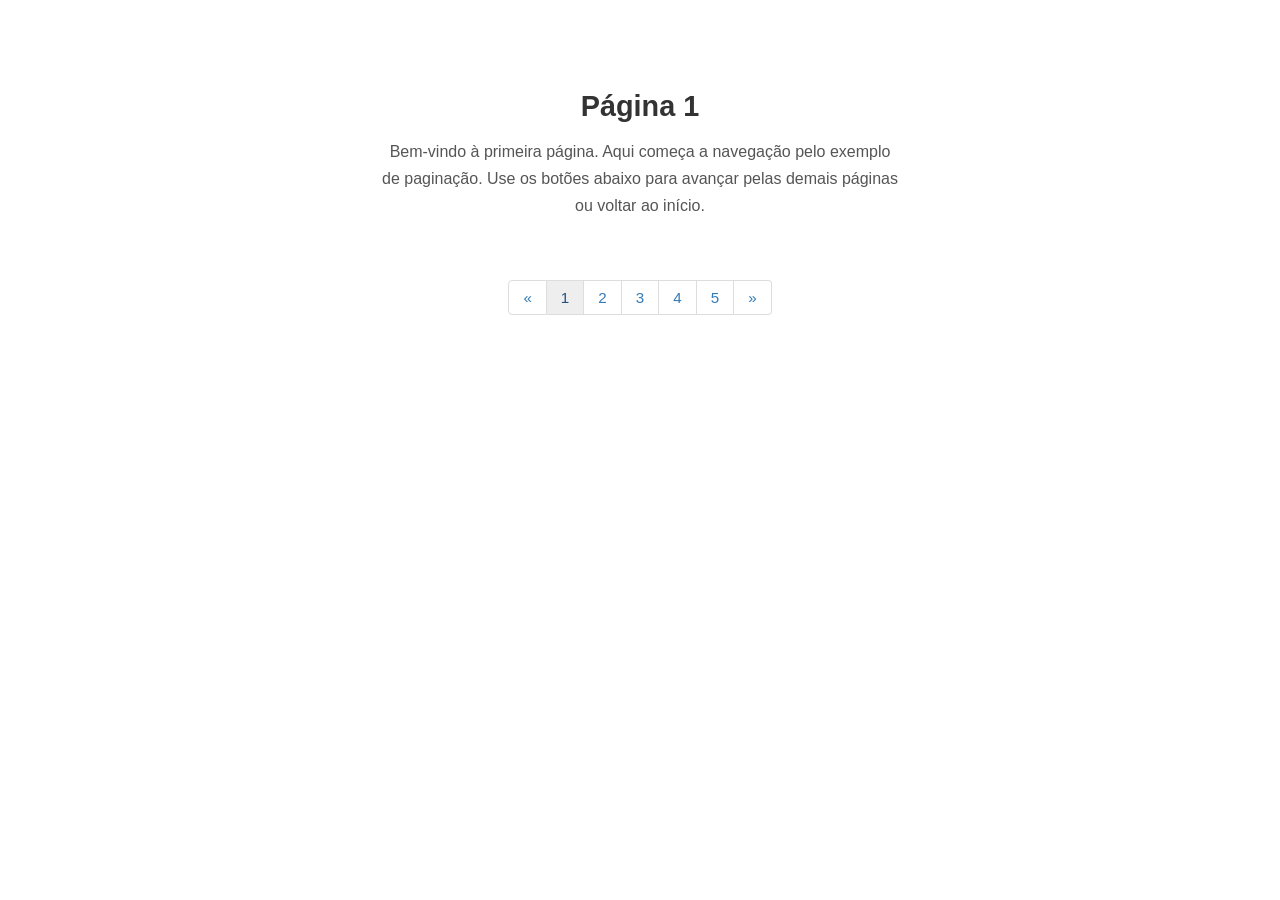
<file: 03-Pagination/index.html>
<!DOCTYPE html>
<html lang="pt-br">
<head>
    <meta charset="UTF-8">
    <title>Página 1</title>
    <link rel="stylesheet" href="style.css">
</head>
<body>
    <main class="conteudo">
        <h1>Página 1</h1>
        <p>
            Bem-vindo à primeira página. Aqui começa a navegação pelo exemplo de
            paginação. Use os botões abaixo para avançar pelas demais páginas ou
            voltar ao início.
        </p>
    </main>

    <nav class="paginacao">
        <ul class="paginacao-lista">
            <li class="paginacao-item"><a href="index.html">&laquo;</a></li>
            <li class="paginacao-item ativo"><a href="index.html">1</a></li>
            <li class="paginacao-item"><a href="pagina2.html">2</a></li>
            <li class="paginacao-item"><a href="pagina3.html">3</a></li>
            <li class="paginacao-item"><a href="pagina4.html">4</a></li>
            <li class="paginacao-item"><a href="pagina5.html">5</a></li>
            <li class="paginacao-item"><a href="pagina2.html">&raquo;</a></li>
        </ul>
    </nav>
</body>
</html>
</file>
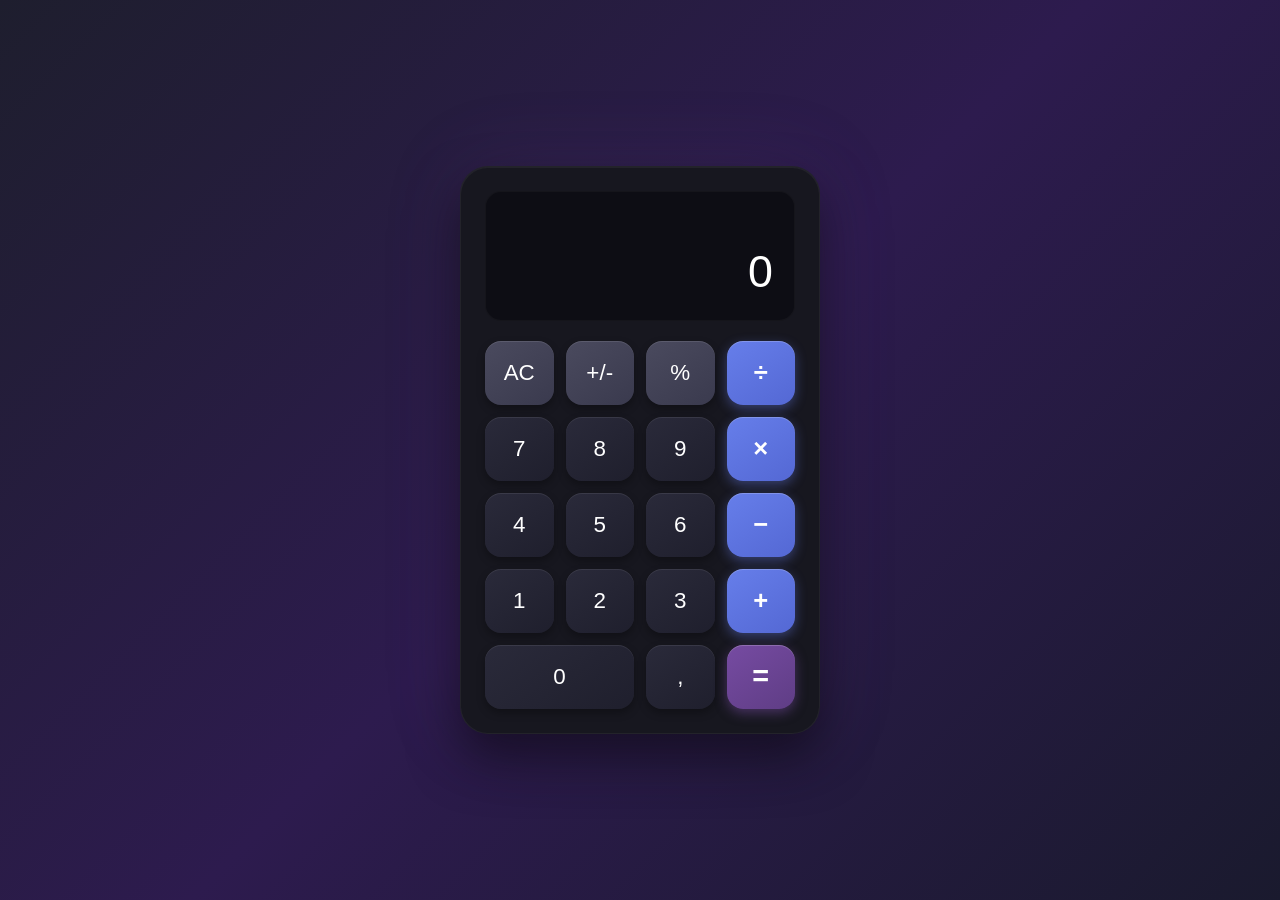
<file: 04-Calculadora/index.html>
<!DOCTYPE html>
<html lang="pt-br">
<head>
    <meta charset="UTF-8">
    <meta name="viewport" content="width=device-width, initial-scale=1.0">
    <title>Calculadora</title>
    <link rel="stylesheet" href="style.css">
</head>
<body>

    <div class="calculadora">

        <div class="display">
            <div class="display-expressao" id="expressao">&nbsp;</div>
            <div class="display-resultado" id="resultado">0</div>
        </div>

        <div class="teclas">

            <button class="tecla tecla-acao" data-action="clear">AC</button>
            <button class="tecla tecla-acao" data-action="sign">+/-</button>
            <button class="tecla tecla-acao" data-action="percent">%</button>
            <button class="tecla tecla-operador" data-operator="/">÷</button>

            <button class="tecla tecla-numero" data-number="7">7</button>
            <button class="tecla tecla-numero" data-number="8">8</button>
            <button class="tecla tecla-numero" data-number="9">9</button>
            <button class="tecla tecla-operador" data-operator="*">×</button>

            <button class="tecla tecla-numero" data-number="4">4</button>
            <button class="tecla tecla-numero" data-number="5">5</button>
            <button class="tecla tecla-numero" data-number="6">6</button>
            <button class="tecla tecla-operador" data-operator="-">−</button>

            <button class="tecla tecla-numero" data-number="1">1</button>
            <button class="tecla tecla-numero" data-number="2">2</button>
            <button class="tecla tecla-numero" data-number="3">3</button>
            <button class="tecla tecla-operador" data-operator="+">+</button>

            <button class="tecla tecla-numero tecla-zero" data-number="0">0</button>
            <button class="tecla tecla-numero" data-action="decimal">,</button>
            <button class="tecla tecla-igual" data-action="equals">=</button>

        </div>

    </div>

    <script src="script.js"></script>
</body>
</html>
</file>
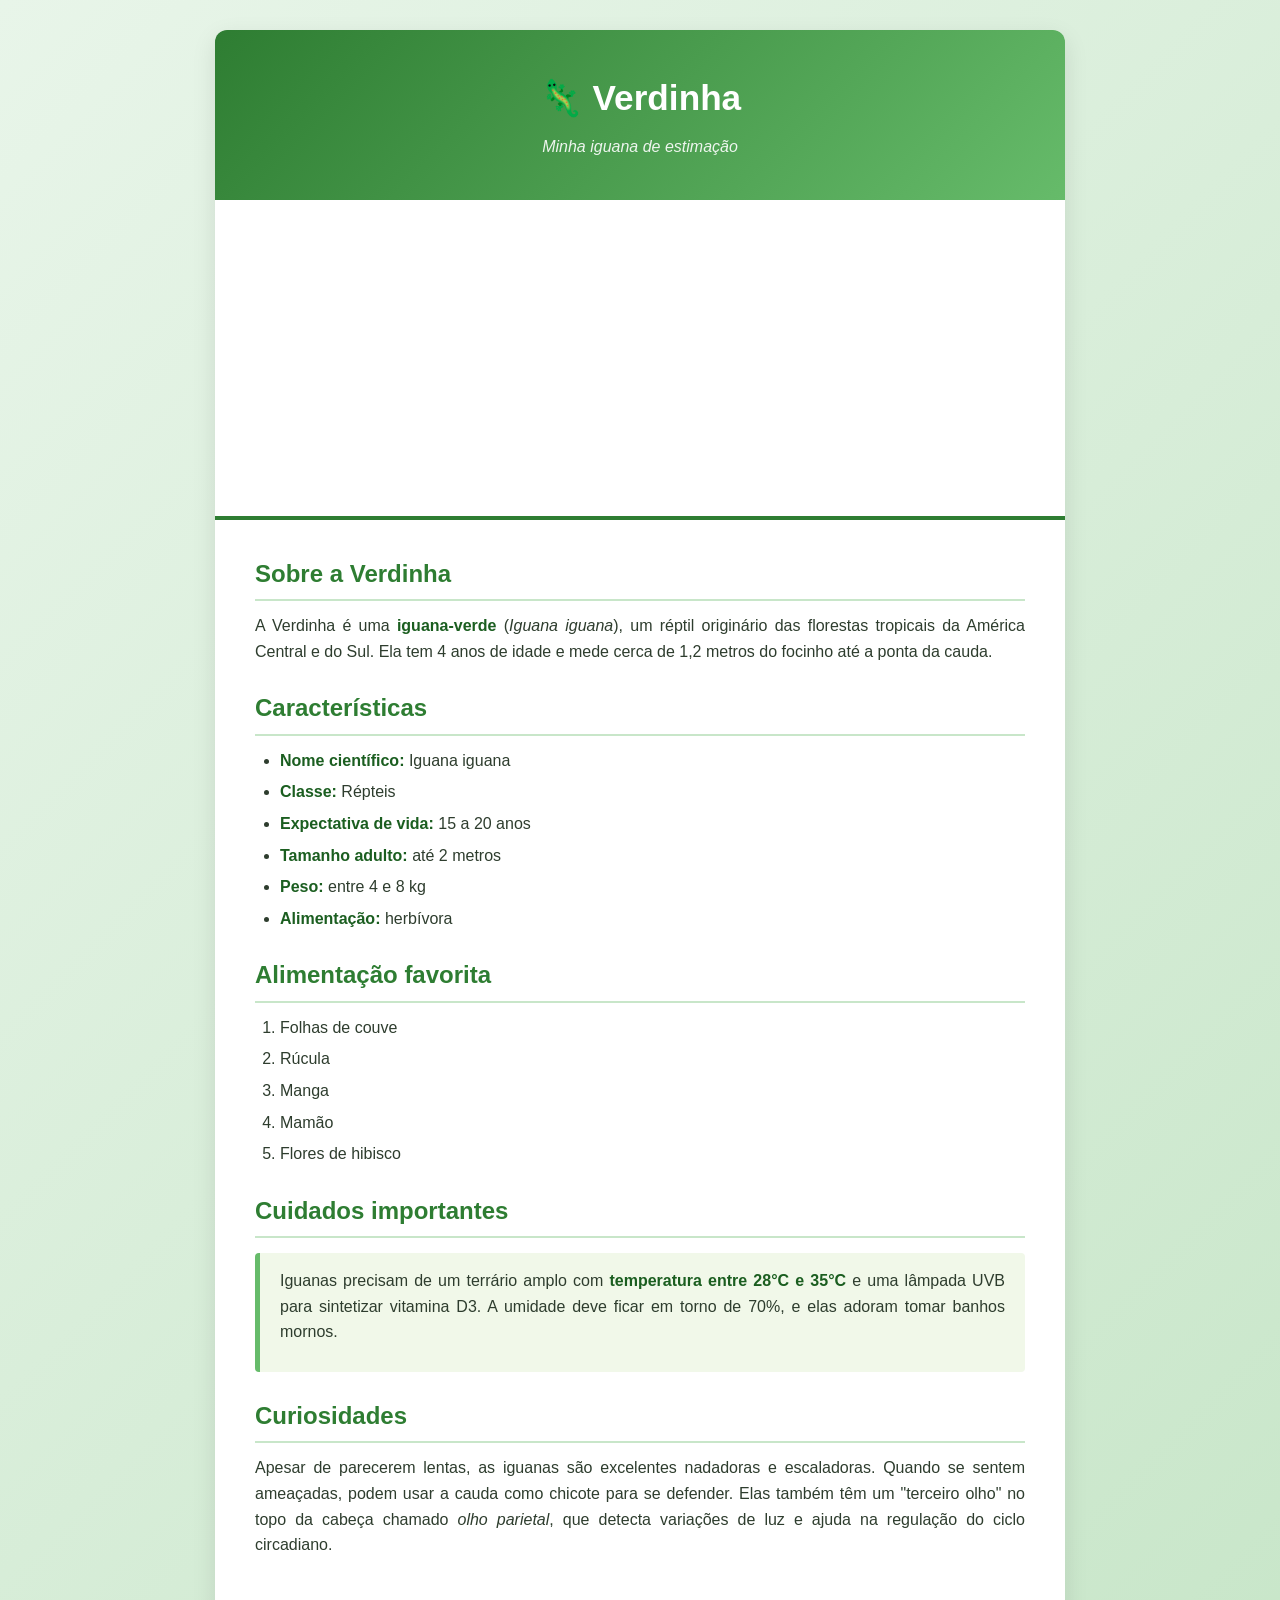
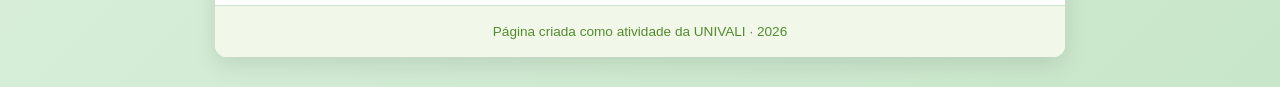
<file: 01 - Pet/iguana.html>
<!DOCTYPE html>
<html lang="pt-br">
<head>
    <meta charset="UTF-8">
    <title>Verdinha - Minha Iguana</title>
    <style>
        * {
            box-sizing: border-box;
            margin: 0;
            padding: 0;
        }

        body {
            font-family: 'Segoe UI', Arial, sans-serif;
            background: linear-gradient(135deg, #e8f5e9 0%, #c8e6c9 100%);
            color: #2e3d2e;
            line-height: 1.6;
            padding: 30px 15px;
        }

        .container {
            max-width: 850px;
            margin: 0 auto;
            background-color: #fff;
            border-radius: 12px;
            box-shadow: 0 8px 25px rgba(0, 0, 0, 0.1);
            overflow: hidden;
        }

        .header {
            background: linear-gradient(135deg, #2e7d32 0%, #66bb6a 100%);
            color: #fff;
            padding: 40px 30px;
            text-align: center;
        }

        .header h1 {
            font-size: 2.2rem;
            margin-bottom: 8px;
        }

        .header .subtitle {
            font-style: italic;
            opacity: 0.9;
        }

        .hero {
            width: 100%;
            height: 320px;
            background: url('https://static.nationalgeographicbrasil.com/files/styles/image_3200/public/green-iguana.jpg?w=1600&h=1067') center/cover no-repeat;
            border-bottom: 4px solid #2e7d32;
        }

        .content {
            padding: 35px 40px;
        }

        .content h2 {
            color: #2e7d32;
            margin: 25px 0 12px;
            padding-bottom: 6px;
            border-bottom: 2px solid #c8e6c9;
        }

        .content h2:first-child {
            margin-top: 0;
        }

        .content p {
            margin-bottom: 12px;
            text-align: justify;
        }

        .content ul,
        .content ol {
            margin: 10px 0 15px 25px;
        }

        .content li {
            margin-bottom: 6px;
        }

        .content b {
            color: #1b5e20;
        }

        .caixa-destaque {
            background-color: #f1f8e9;
            border-left: 5px solid #66bb6a;
            padding: 15px 20px;
            margin: 15px 0;
            border-radius: 4px;
        }

        .footer {
            background-color: #f1f8e9;
            padding: 15px;
            text-align: center;
            font-size: 0.85rem;
            color: #558b2f;
            border-top: 1px solid #c8e6c9;
        }
    </style>
</head>
<body>
    <div class="container">

        <header class="header">
            <h1>🦎 Verdinha</h1>
            <p class="subtitle">Minha iguana de estimação</p>
        </header>

        <div class="hero"></div>

        <main class="content">

            <h2>Sobre a Verdinha</h2>
            <p>
                A Verdinha é uma <b>iguana-verde</b> (<i>Iguana iguana</i>), um réptil originário
                das florestas tropicais da América Central e do Sul. Ela tem 4 anos de idade
                e mede cerca de 1,2 metros do focinho até a ponta da cauda.
            </p>

            <h2>Características</h2>
            <ul>
                <li><b>Nome científico:</b> Iguana iguana</li>
                <li><b>Classe:</b> Répteis</li>
                <li><b>Expectativa de vida:</b> 15 a 20 anos</li>
                <li><b>Tamanho adulto:</b> até 2 metros</li>
                <li><b>Peso:</b> entre 4 e 8 kg</li>
                <li><b>Alimentação:</b> herbívora</li>
            </ul>

            <h2>Alimentação favorita</h2>
            <ol>
                <li>Folhas de couve</li>
                <li>Rúcula</li>
                <li>Manga</li>
                <li>Mamão</li>
                <li>Flores de hibisco</li>
            </ol>

            <h2>Cuidados importantes</h2>
            <div class="caixa-destaque">
                <p>
                    Iguanas precisam de um terrário amplo com <b>temperatura entre 28°C e 35°C</b>
                    e uma lâmpada UVB para sintetizar vitamina D3. A umidade deve ficar em torno
                    de 70%, e elas adoram tomar banhos mornos.
                </p>
            </div>

            <h2>Curiosidades</h2>
            <p>
                Apesar de parecerem lentas, as iguanas são excelentes nadadoras e escaladoras.
                Quando se sentem ameaçadas, podem usar a cauda como chicote para se defender.
                Elas também têm um "terceiro olho" no topo da cabeça chamado <i>olho parietal</i>,
                que detecta variações de luz e ajuda na regulação do ciclo circadiano.
            </p>

        </main>

        <footer class="footer">
            Página criada como atividade da UNIVALI · 2026
        </footer>

    </div>
</body>
</html>
</file>
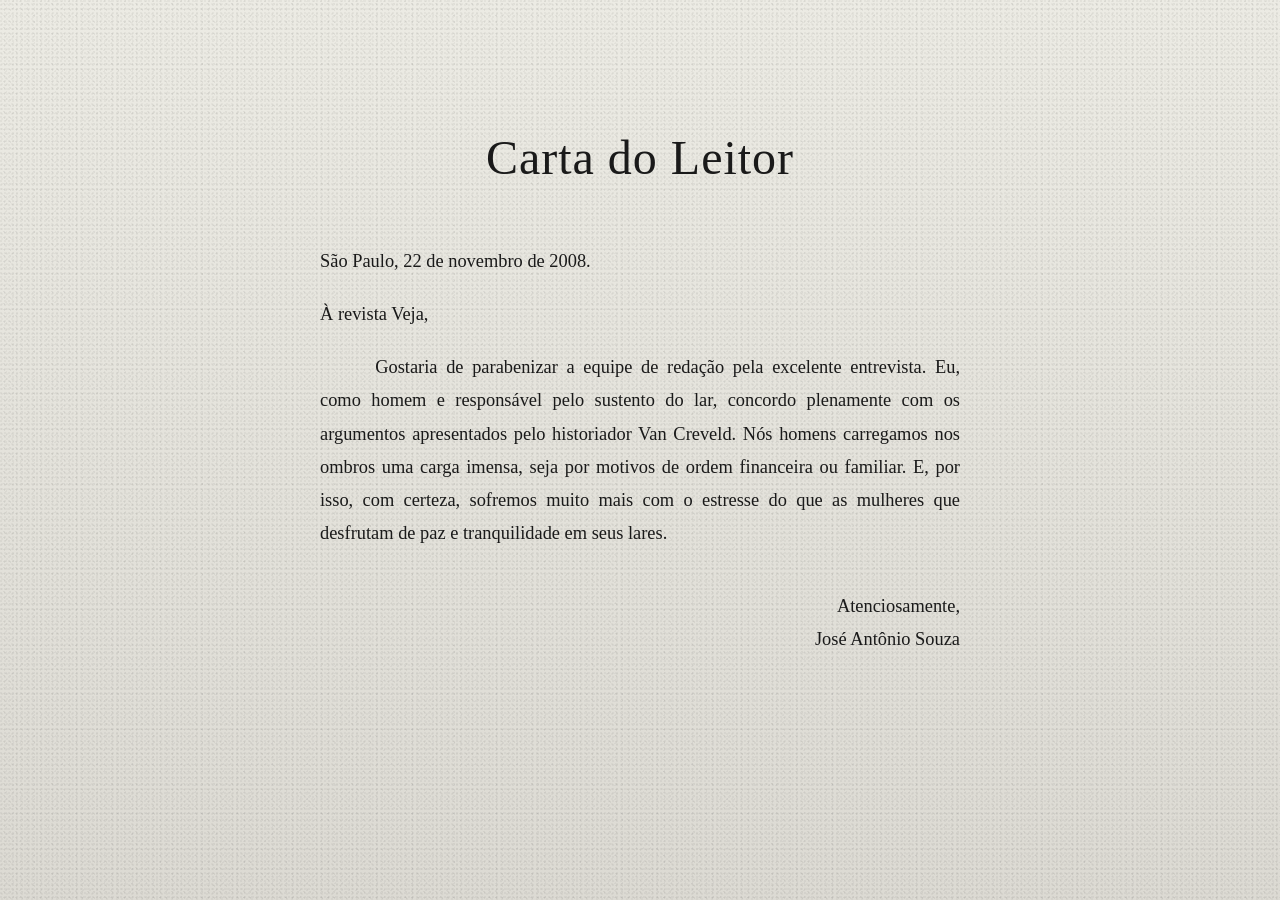
<file: 02 - Carta/carta.html>
<!DOCTYPE html>
<html lang="pt-br">
<head>
    <meta charset="UTF-8">
    <title>Carta do Leitor</title>
    <style>
        * {
            box-sizing: border-box;
            margin: 0;
            padding: 0;
        }

        body {
            font-family: 'Georgia', 'Times New Roman', serif;
            min-height: 100vh;
            padding: 40px 20px;
            /* Textura de papel usando gradientes para simular o grão */
            background-color: #e8e6df;
            background-image:
                radial-gradient(circle at 20% 30%, rgba(0, 0, 0, 0.04) 1px, transparent 1px),
                radial-gradient(circle at 70% 60%, rgba(0, 0, 0, 0.05) 1px, transparent 1px),
                radial-gradient(circle at 40% 80%, rgba(0, 0, 0, 0.03) 1px, transparent 1px),
                radial-gradient(circle at 90% 20%, rgba(0, 0, 0, 0.04) 1px, transparent 1px),
                linear-gradient(#ecebe4, #dcdad3);
            background-size: 4px 4px, 6px 6px, 5px 5px, 7px 7px, 100% 100%;
        }

        .carta {
            max-width: 780px;
            margin: 30px auto;
            padding: 60px 70px;
            background-color: transparent;
        }

        .titulo {
            text-align: center;
            font-size: 3rem;
            font-weight: normal;
            color: #1a1a1a;
            margin-bottom: 60px;
            letter-spacing: 1px;
        }

        .carta p {
            color: #1a1a1a;
            font-size: 1.15rem;
            line-height: 1.8;
            margin-bottom: 20px;
        }

        .corpo {
            text-align: justify;
            text-indent: 3em;
        }

        .assinatura {
            text-align: right;
            margin-top: 40px;
            line-height: 1.6;
        }
    </style>
</head>
<body>
    <article class="carta">

        <h1 class="titulo">Carta do Leitor</h1>

        <p>São Paulo, 22 de novembro de 2008.</p>

        <p>À revista Veja,</p>

        <p class="corpo">
            Gostaria de parabenizar a equipe de redação pela excelente entrevista.
            Eu, como homem e responsável pelo sustento do lar, concordo plenamente
            com os argumentos apresentados pelo historiador Van Creveld. Nós homens
            carregamos nos ombros uma carga imensa, seja por motivos de ordem
            financeira ou familiar. E, por isso, com certeza, sofremos muito mais
            com o estresse do que as mulheres que desfrutam de paz e tranquilidade
            em seus lares.
        </p>

        <p class="assinatura">
            Atenciosamente,<br>
            José Antônio Souza
        </p>

    </article>
</body>
</html>
</file>
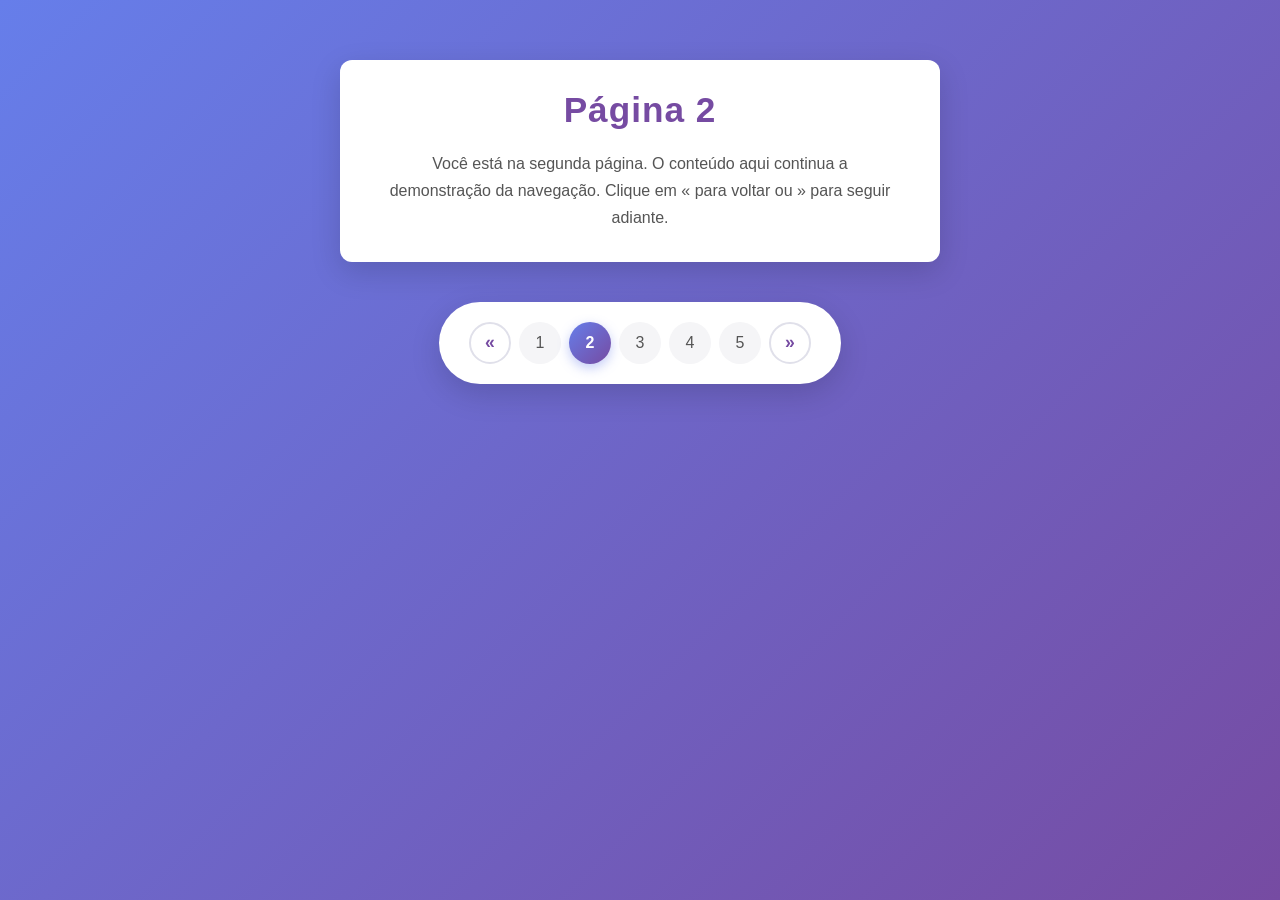
<file: 03 - Pagination/pagina2.html>
<!DOCTYPE html>
<html lang="pt-br">
<head>
    <meta charset="UTF-8">
    <title>Página 2</title>
    <link rel="stylesheet" href="style.css">
</head>
<body>
    <main class="conteudo">
        <h1>Página 2</h1>
        <p>
            Você está na segunda página. O conteúdo aqui continua a demonstração
            da navegação. Clique em « para voltar ou » para seguir adiante.
        </p>
    </main>

    <nav class="paginacao">
        <ul class="paginacao-lista">
            <li class="paginacao-item"><a href="index.html">&laquo;</a></li>
            <li class="paginacao-item"><a href="index.html">1</a></li>
            <li class="paginacao-item ativo"><a href="pagina2.html">2</a></li>
            <li class="paginacao-item"><a href="pagina3.html">3</a></li>
            <li class="paginacao-item"><a href="pagina4.html">4</a></li>
            <li class="paginacao-item"><a href="pagina5.html">5</a></li>
            <li class="paginacao-item"><a href="pagina3.html">&raquo;</a></li>
        </ul>
    </nav>
</body>
</html>
</file>
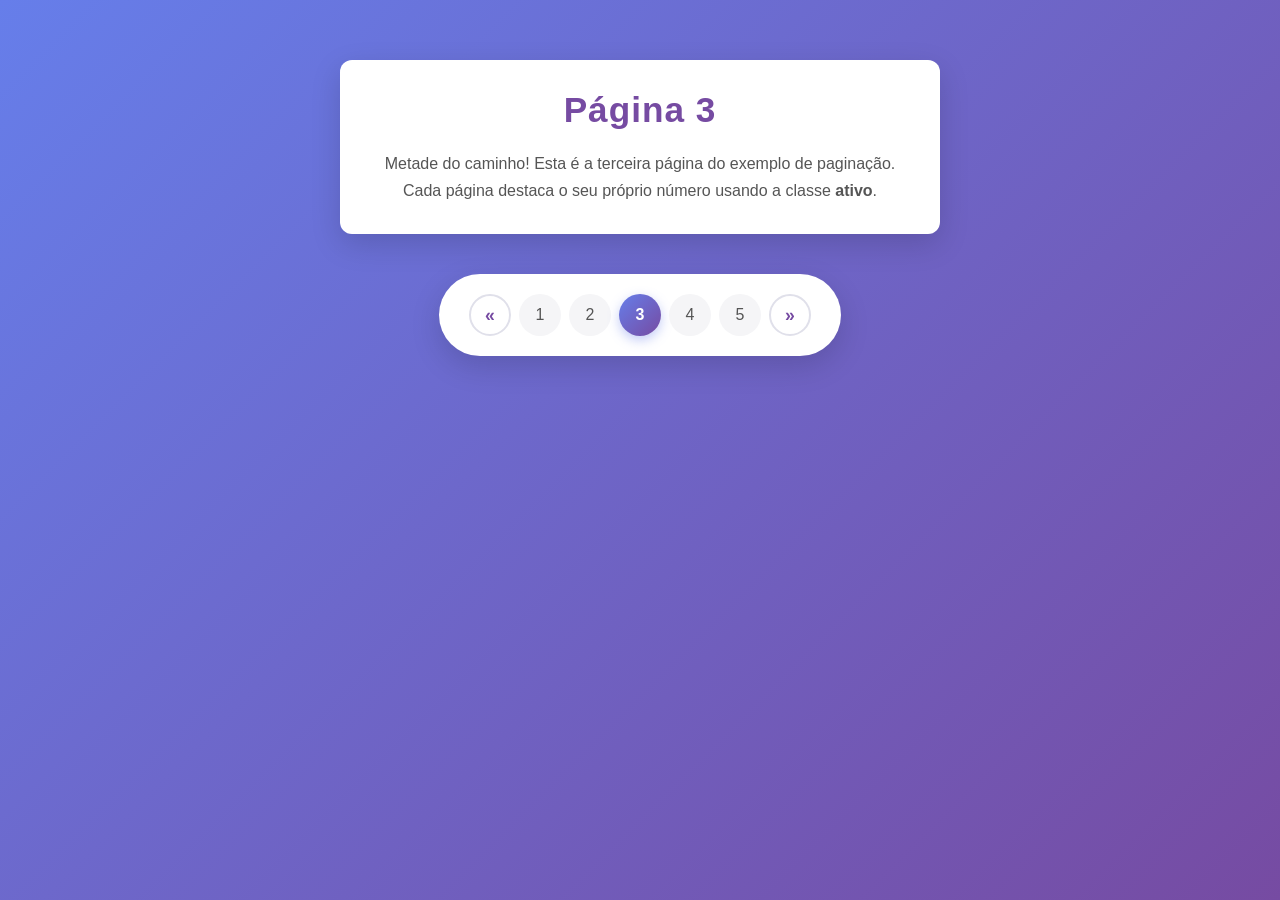
<file: 03 - Pagination/pagina3.html>
<!DOCTYPE html>
<html lang="pt-br">
<head>
    <meta charset="UTF-8">
    <title>Página 3</title>
    <link rel="stylesheet" href="style.css">
</head>
<body>
    <main class="conteudo">
        <h1>Página 3</h1>
        <p>
            Metade do caminho! Esta é a terceira página do exemplo de paginação.
            Cada página destaca o seu próprio número usando a classe <b>ativo</b>.
        </p>
    </main>

    <nav class="paginacao">
        <ul class="paginacao-lista">
            <li class="paginacao-item"><a href="pagina2.html">&laquo;</a></li>
            <li class="paginacao-item"><a href="index.html">1</a></li>
            <li class="paginacao-item"><a href="pagina2.html">2</a></li>
            <li class="paginacao-item ativo"><a href="pagina3.html">3</a></li>
            <li class="paginacao-item"><a href="pagina4.html">4</a></li>
            <li class="paginacao-item"><a href="pagina5.html">5</a></li>
            <li class="paginacao-item"><a href="pagina4.html">&raquo;</a></li>
        </ul>
    </nav>
</body>
</html>
</file>
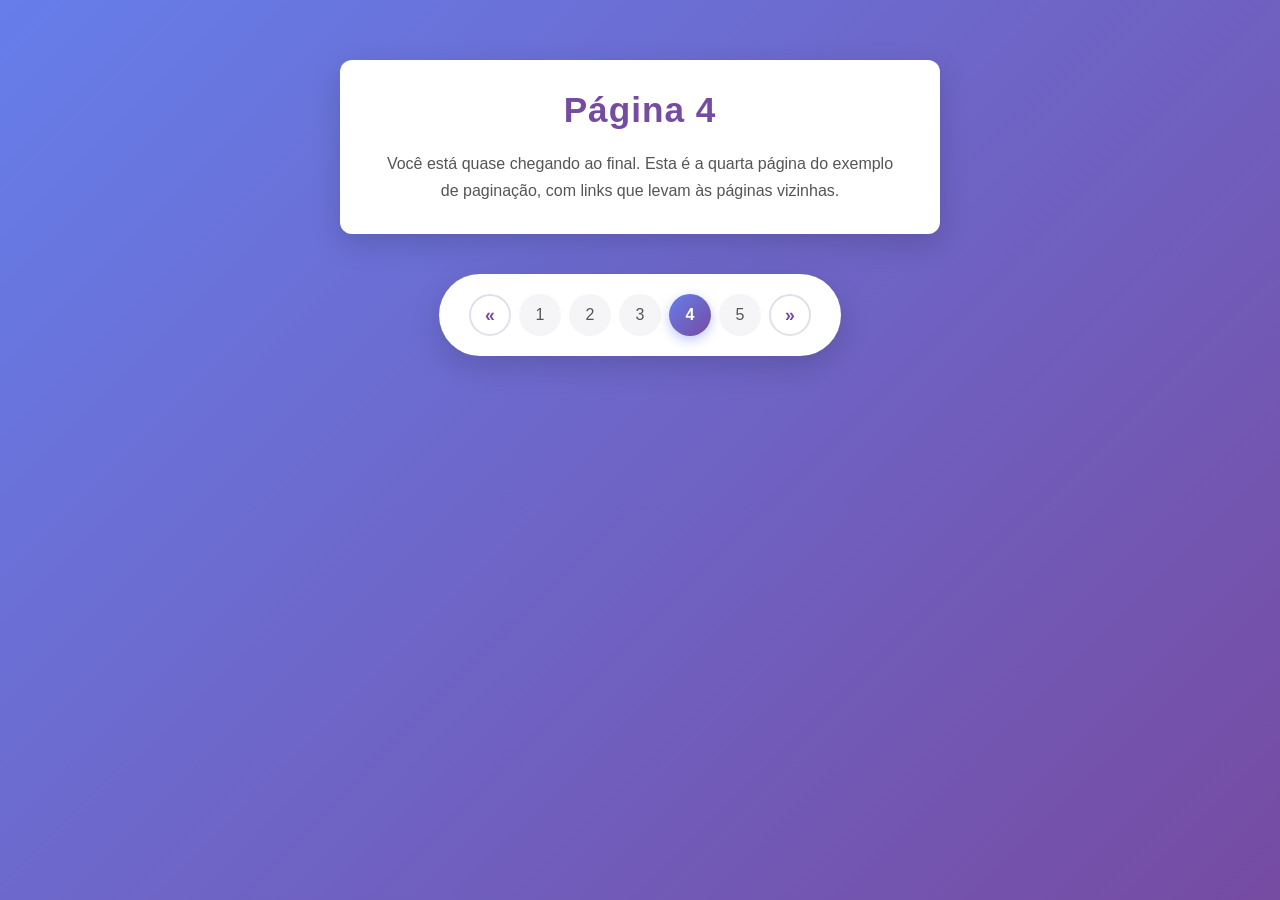
<file: 03 - Pagination/pagina4.html>
<!DOCTYPE html>
<html lang="pt-br">
<head>
    <meta charset="UTF-8">
    <title>Página 4</title>
    <link rel="stylesheet" href="style.css">
</head>
<body>
    <main class="conteudo">
        <h1>Página 4</h1>
        <p>
            Você está quase chegando ao final. Esta é a quarta página do exemplo
            de paginação, com links que levam às páginas vizinhas.
        </p>
    </main>

    <nav class="paginacao">
        <ul class="paginacao-lista">
            <li class="paginacao-item"><a href="pagina3.html">&laquo;</a></li>
            <li class="paginacao-item"><a href="index.html">1</a></li>
            <li class="paginacao-item"><a href="pagina2.html">2</a></li>
            <li class="paginacao-item"><a href="pagina3.html">3</a></li>
            <li class="paginacao-item ativo"><a href="pagina4.html">4</a></li>
            <li class="paginacao-item"><a href="pagina5.html">5</a></li>
            <li class="paginacao-item"><a href="pagina5.html">&raquo;</a></li>
        </ul>
    </nav>
</body>
</html>
</file>
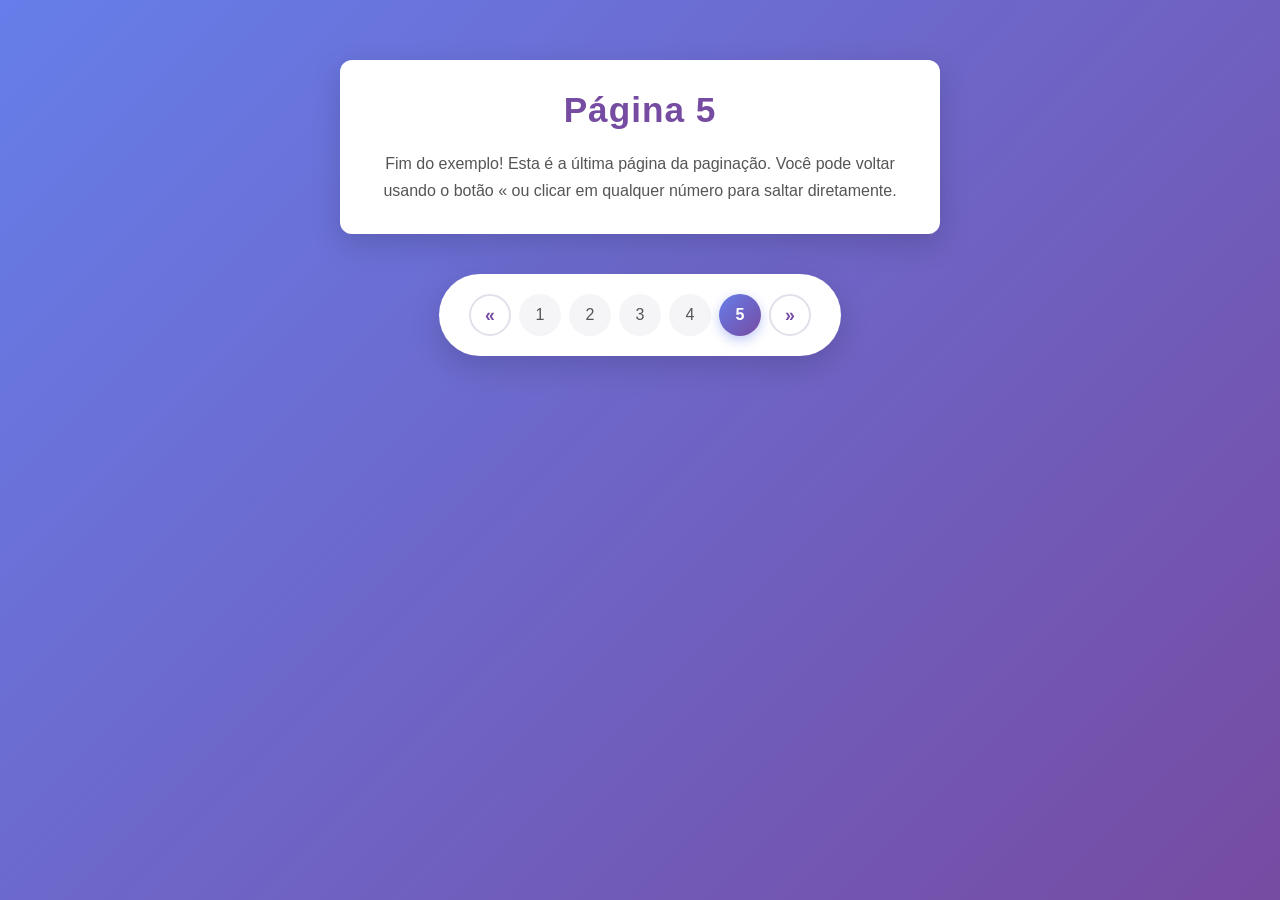
<file: 03 - Pagination/pagina5.html>
<!DOCTYPE html>
<html lang="pt-br">
<head>
    <meta charset="UTF-8">
    <title>Página 5</title>
    <link rel="stylesheet" href="style.css">
</head>
<body>
    <main class="conteudo">
        <h1>Página 5</h1>
        <p>
            Fim do exemplo! Esta é a última página da paginação. Você pode voltar
            usando o botão « ou clicar em qualquer número para saltar diretamente.
        </p>
    </main>

    <nav class="paginacao">
        <ul class="paginacao-lista">
            <li class="paginacao-item"><a href="pagina4.html">&laquo;</a></li>
            <li class="paginacao-item"><a href="index.html">1</a></li>
            <li class="paginacao-item"><a href="pagina2.html">2</a></li>
            <li class="paginacao-item"><a href="pagina3.html">3</a></li>
            <li class="paginacao-item"><a href="pagina4.html">4</a></li>
            <li class="paginacao-item ativo"><a href="pagina5.html">5</a></li>
            <li class="paginacao-item"><a href="pagina5.html">&raquo;</a></li>
        </ul>
    </nav>
</body>
</html>
</file>
<file: 03-Pagination/style.css>
/* Reset */
* {
    box-sizing: border-box;
    margin: 0;
    padding: 0;
}

/* Página */
body {
    font-family: Arial, sans-serif;
    min-height: 100vh;
    padding: 60px 20px;
    background-color: #fff;
    display: flex;
    flex-direction: column;
    align-items: center;
    justify-content: flex-start;
    color: #333;
}

.conteudo {
    max-width: 600px;
    padding: 30px 40px;
    margin-bottom: 30px;
    text-align: center;
}

.conteudo h1 {
    color: #333;
    font-size: 1.8rem;
    margin-bottom: 15px;
}

.conteudo p {
    color: #555;
    line-height: 1.7;
}

/* Paginação */
.paginacao ul {
    list-style: none;
    display: flex;
    justify-content: center;
    align-items: center;
}

/* Classe nos itens — estilo base dos links */
.paginacao-item a {
    display: block;
    padding: 8px 14px;
    background-color: #fff;
    color: #337ab7;
    text-decoration: none;
    border: 1px solid #ddd;
    font-size: 0.95rem;
}

/* Combinador descendente: hover nos links */
.paginacao-item a:hover {
    background-color: #eee;
    color: #23527c;
}

/* Classe modificadora para o item ativo (mesmo visual do hover) */
.paginacao-item.ativo a {
    background-color: #eee;
    color: #23527c;
}

/* Combinador de irmão adjacente: remove borda duplicada entre itens */
.paginacao-item + .paginacao-item a {
    border-left: 0;
}

/* Combinador filho direto: cantos arredondados no primeiro e no último */
.paginacao-lista > .paginacao-item:first-child a {
    border-top-left-radius: 4px;
    border-bottom-left-radius: 4px;
}

.paginacao-lista > .paginacao-item:last-child a {
    border-top-right-radius: 4px;
    border-bottom-right-radius: 4px;
}
</file>
<file: 04-Calculadora/style.css>
* {
    box-sizing: border-box;
    margin: 0;
    padding: 0;
}

body {
    font-family: 'Segoe UI', 'Helvetica Neue', Arial, sans-serif;
    min-height: 100vh;
    display: flex;
    align-items: center;
    justify-content: center;
    padding: 20px;
    background: linear-gradient(135deg, #1e1e2e 0%, #2d1b4e 50%, #1a1a2e 100%);
}

.calculadora {
    width: 100%;
    max-width: 360px;
    background-color: #17171f;
    border-radius: 28px;
    padding: 24px;
    box-shadow:
        0 25px 50px rgba(0, 0, 0, 0.5),
        0 0 80px rgba(118, 75, 162, 0.15),
        inset 0 1px 0 rgba(255, 255, 255, 0.05);
    border: 1px solid rgba(255, 255, 255, 0.05);
}

/* Display */
.display {
    background-color: #0d0d14;
    border-radius: 16px;
    padding: 24px 20px;
    margin-bottom: 20px;
    text-align: right;
    min-height: 120px;
    display: flex;
    flex-direction: column;
    justify-content: flex-end;
    overflow: hidden;
    border: 1px solid rgba(255, 255, 255, 0.03);
}

.display-expressao {
    color: #8a8a9e;
    font-size: 1.1rem;
    font-weight: 400;
    min-height: 1.4em;
    word-wrap: break-word;
    word-break: break-all;
}

.display-resultado {
    color: #ffffff;
    font-size: 2.8rem;
    font-weight: 300;
    letter-spacing: 1px;
    margin-top: 6px;
    word-wrap: break-word;
    word-break: break-all;
    line-height: 1.1;
}

/* Teclas */
.teclas {
    display: grid;
    grid-template-columns: repeat(4, 1fr);
    gap: 12px;
}

.tecla {
    height: 64px;
    border: none;
    border-radius: 16px;
    font-size: 1.4rem;
    font-weight: 500;
    cursor: pointer;
    transition: all 0.15s ease;
    font-family: inherit;
    user-select: none;
}

.tecla:active {
    transform: scale(0.95);
}

.tecla-numero {
    background: linear-gradient(145deg, #2a2a3a, #1f1f2d);
    color: #ffffff;
    box-shadow:
        0 4px 8px rgba(0, 0, 0, 0.3),
        inset 0 1px 0 rgba(255, 255, 255, 0.08);
}

.tecla-numero:hover {
    background: linear-gradient(145deg, #35354a, #29293a);
}

.tecla-acao {
    background: linear-gradient(145deg, #4a4a5e, #3a3a4e);
    color: #ffffff;
    box-shadow:
        0 4px 8px rgba(0, 0, 0, 0.3),
        inset 0 1px 0 rgba(255, 255, 255, 0.1);
}

.tecla-acao:hover {
    background: linear-gradient(145deg, #56566e, #46465e);
}

.tecla-operador {
    background: linear-gradient(145deg, #667eea, #5468d4);
    color: #ffffff;
    font-size: 1.6rem;
    font-weight: 600;
    box-shadow:
        0 4px 12px rgba(102, 126, 234, 0.4),
        inset 0 1px 0 rgba(255, 255, 255, 0.2);
}

.tecla-operador:hover {
    background: linear-gradient(145deg, #7289f5, #6076e0);
}

.tecla-operador.ativo {
    background: linear-gradient(145deg, #ffffff, #f0f0f0);
    color: #667eea;
    box-shadow:
        0 4px 12px rgba(255, 255, 255, 0.2),
        inset 0 1px 0 rgba(255, 255, 255, 0.5);
}

.tecla-igual {
    background: linear-gradient(145deg, #764ba2, #5f3d85);
    color: #ffffff;
    font-size: 1.8rem;
    font-weight: 600;
    box-shadow:
        0 4px 12px rgba(118, 75, 162, 0.5),
        inset 0 1px 0 rgba(255, 255, 255, 0.2);
}

.tecla-igual:hover {
    background: linear-gradient(145deg, #8659b8, #6d4697);
}

.tecla-zero {
    grid-column: span 2;
    border-radius: 16px;
}

/* Responsivo */
@media (max-width: 380px) {
    .calculadora {
        padding: 18px;
    }

    .tecla {
        height: 56px;
        font-size: 1.2rem;
    }

    .display-resultado {
        font-size: 2.2rem;
    }
}
</file>
<file: 03 - Pagination/style.css>
/* Reset */
* {
    box-sizing: border-box;
    margin: 0;
    padding: 0;
}

/* Página */
body {
    font-family: 'Segoe UI', Arial, sans-serif;
    min-height: 100vh;
    padding: 60px 20px;
    background: linear-gradient(135deg, #667eea 0%, #764ba2 100%);
    display: flex;
    flex-direction: column;
    align-items: center;
    justify-content: flex-start;
}

h1 {
    color: #fff;
    font-size: 2.2rem;
    margin-bottom: 20px;
    letter-spacing: 1px;
    text-shadow: 0 2px 6px rgba(0, 0, 0, 0.2);
}

.conteudo {
    max-width: 600px;
    background-color: #fff;
    padding: 30px 40px;
    border-radius: 12px;
    box-shadow: 0 10px 30px rgba(0, 0, 0, 0.15);
    margin-bottom: 40px;
    text-align: center;
}

.conteudo h1 {
    color: #764ba2;
    text-shadow: none;
}

.conteudo p {
    color: #555;
    line-height: 1.7;
}

/* Container da paginação */
.paginacao {
    background-color: #fff;
    padding: 20px 30px;
    border-radius: 50px;
    box-shadow: 0 10px 30px rgba(0, 0, 0, 0.15);
}

/* Combinador descendente: ul dentro de .paginacao */
.paginacao ul {
    list-style: none;
    display: flex;
    justify-content: center;
    align-items: center;
    gap: 6px;
}

/* Classe nos itens */
.paginacao-item a {
    display: flex;
    align-items: center;
    justify-content: center;
    min-width: 42px;
    height: 42px;
    padding: 0 12px;
    background-color: #f5f5f7;
    color: #555;
    text-decoration: none;
    border-radius: 50%;
    font-weight: 500;
    transition: all 0.2s ease;
}

/* Combinador descendente: hover nos links dos itens */
.paginacao-item a:hover {
    background-color: #e0e0ea;
    color: #333;
    transform: translateY(-2px);
}

/* Classe modificadora para o item ativo */
.paginacao-item.ativo a {
    background: linear-gradient(135deg, #667eea 0%, #764ba2 100%);
    color: #fff;
    font-weight: bold;
    box-shadow: 0 4px 12px rgba(102, 126, 234, 0.4);
}

.paginacao-item.ativo a:hover {
    transform: translateY(-2px);
    box-shadow: 0 6px 16px rgba(102, 126, 234, 0.5);
}

/* Combinador de irmão adjacente: separador entre itens */
.paginacao-item + .paginacao-item {
    margin-left: 2px;
}

/* Combinador filho direto: primeiro e último (setas) com destaque */
.paginacao-lista > .paginacao-item:first-child a,
.paginacao-lista > .paginacao-item:last-child a {
    background-color: #fff;
    border: 2px solid #e0e0ea;
    color: #764ba2;
    font-weight: bold;
    font-size: 1.1rem;
}

.paginacao-lista > .paginacao-item:first-child a:hover,
.paginacao-lista > .paginacao-item:last-child a:hover {
    background-color: #764ba2;
    color: #fff;
    border-color: #764ba2;
}
</file>
